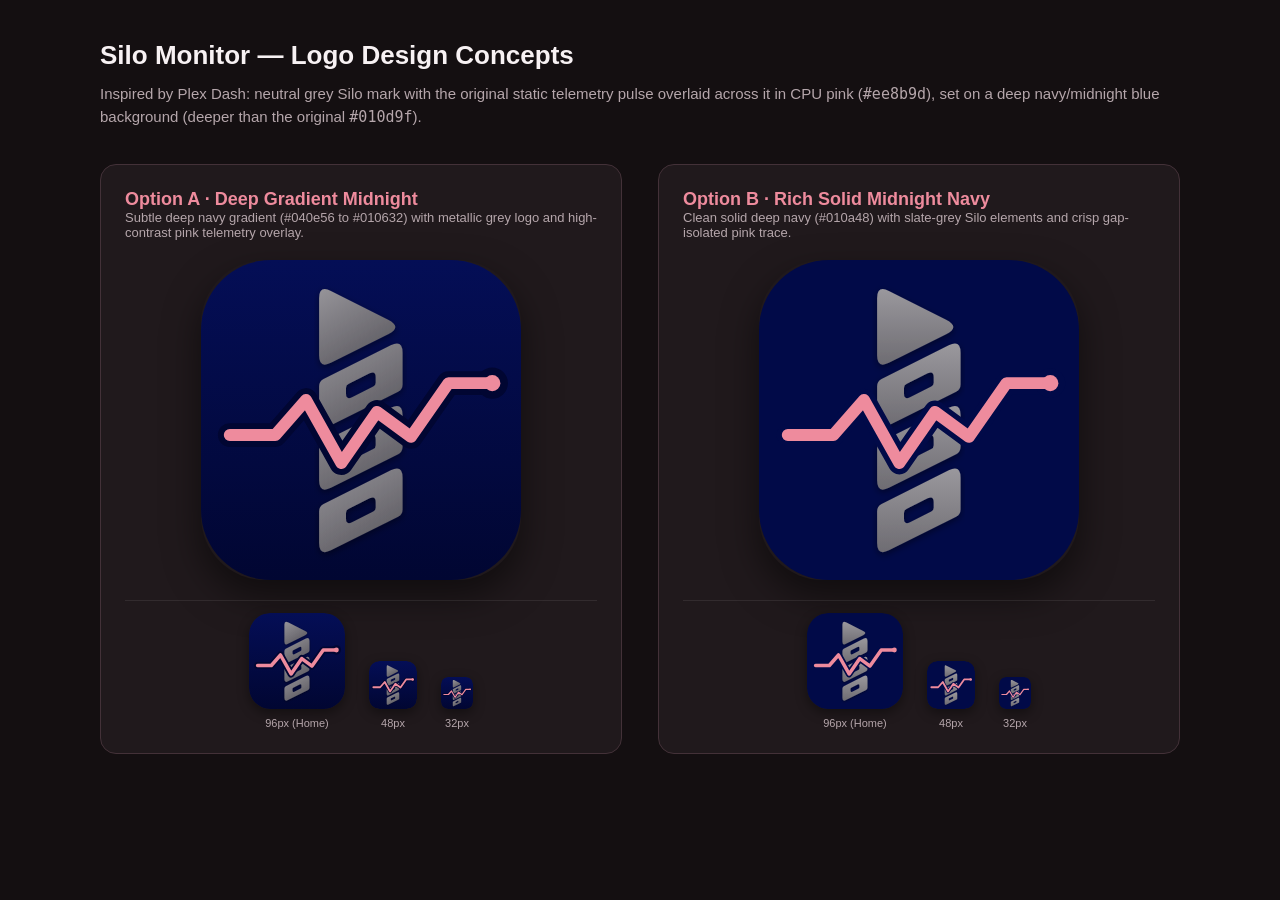
<file: design/logo-concepts/grey-pulse-preview.html>
<!doctype html>
<html lang="en">
<head>
  <meta charset="utf-8">
  <meta name="viewport" content="width=device-width, initial-scale=1">
  <title>Silo Monitor - New Logo Variations</title>
  <style>
    * { box-sizing: border-box; }
    body {
      margin: 0;
      min-height: 100vh;
      padding: 40px 24px;
      background: #140f11;
      color: #f7f1f3;
      font-family: -apple-system, BlinkMacSystemFont, "Segoe UI", Roboto, Helvetica, Arial, sans-serif;
    }
    main {
      max-width: 1080px;
      margin: 0 auto;
    }
    h1 {
      margin: 0 0 12px;
      font-size: 26px;
      font-weight: 700;
    }
    p.desc {
      margin: 0 0 36px;
      color: #b5a6ab;
      font-size: 15px;
      line-height: 1.5;
    }
    .grid {
      display: grid;
      grid-template-columns: repeat(auto-fit, minmax(340px, 1fr));
      gap: 36px;
    }
    .card {
      background: #20191c;
      border: 1px solid #433138;
      border-radius: 16px;
      padding: 24px;
      display: flex;
      flex-direction: column;
      gap: 20px;
    }
    .card h2 {
      margin: 0;
      font-size: 18px;
      color: #ee8b9d;
    }
    .card p {
      margin: 0;
      color: #b5a6ab;
      font-size: 13px;
    }
    .preview-large {
      width: 100%;
      max-width: 320px;
      margin: 0 auto;
      border-radius: 64px;
      overflow: hidden;
      box-shadow: 0 16px 36px rgba(0,0,0,0.5);
    }
    .preview-large img {
      display: block;
      width: 100%;
      height: auto;
    }
    .preview-scales {
      display: flex;
      align-items: flex-end;
      justify-content: center;
      gap: 24px;
      padding-top: 12px;
      border-top: 1px solid rgba(255,255,255,0.08);
    }
    .scale-item {
      display: flex;
      flex-direction: column;
      align-items: center;
      gap: 8px;
    }
    .scale-item img {
      border-radius: 22%;
      display: block;
      box-shadow: 0 4px 12px rgba(0,0,0,0.4);
    }
    .scale-item span {
      font-size: 11px;
      color: #b5a6ab;
    }
  </style>
</head>
<body>
  <main>
    <h1>Silo Monitor — Logo Design Concepts</h1>
    <p class="desc">
      Inspired by Plex Dash: neutral grey Silo mark with the original static telemetry pulse overlaid across it in CPU pink (<code>#ee8b9d</code>), set on a deep navy/midnight blue background (deeper than the original <code>#010d9f</code>).
    </p>

    <div class="grid">
      <!-- Option A -->
      <section class="card">
        <div>
          <h2>Option A · Deep Gradient Midnight</h2>
          <p>Subtle deep navy gradient (#040e56 to #010632) with metallic grey logo and high-contrast pink telemetry overlay.</p>
        </div>
        <div class="preview-large">
          <img src="concept-deep-blue-pink.svg" alt="Deep Blue Option A">
        </div>
        <div class="preview-scales">
          <div class="scale-item">
            <img src="concept-deep-blue-pink.svg" width="96" height="96" alt="96px">
            <span>96px (Home)</span>
          </div>
          <div class="scale-item">
            <img src="concept-deep-blue-pink.svg" width="48" height="48" alt="48px">
            <span>48px</span>
          </div>
          <div class="scale-item">
            <img src="concept-deep-blue-pink.svg" width="32" height="32" alt="32px">
            <span>32px</span>
          </div>
        </div>
      </section>

      <!-- Option B -->
      <section class="card">
        <div>
          <h2>Option B · Rich Solid Midnight Navy</h2>
          <p>Clean solid deep navy (#010a48) with slate-grey Silo elements and crisp gap-isolated pink trace.</p>
        </div>
        <div class="preview-large">
          <img src="concept-midnight-navy-pink.svg" alt="Midnight Navy Option B">
        </div>
        <div class="preview-scales">
          <div class="scale-item">
            <img src="concept-midnight-navy-pink.svg" width="96" height="96" alt="96px">
            <span>96px (Home)</span>
          </div>
          <div class="scale-item">
            <img src="concept-midnight-navy-pink.svg" width="48" height="48" alt="48px">
            <span>48px</span>
          </div>
          <div class="scale-item">
            <img src="concept-midnight-navy-pink.svg" width="32" height="32" alt="32px">
            <span>32px</span>
          </div>
        </div>
      </section>
    </div>
  </main>
</body>
</html>
</file>
